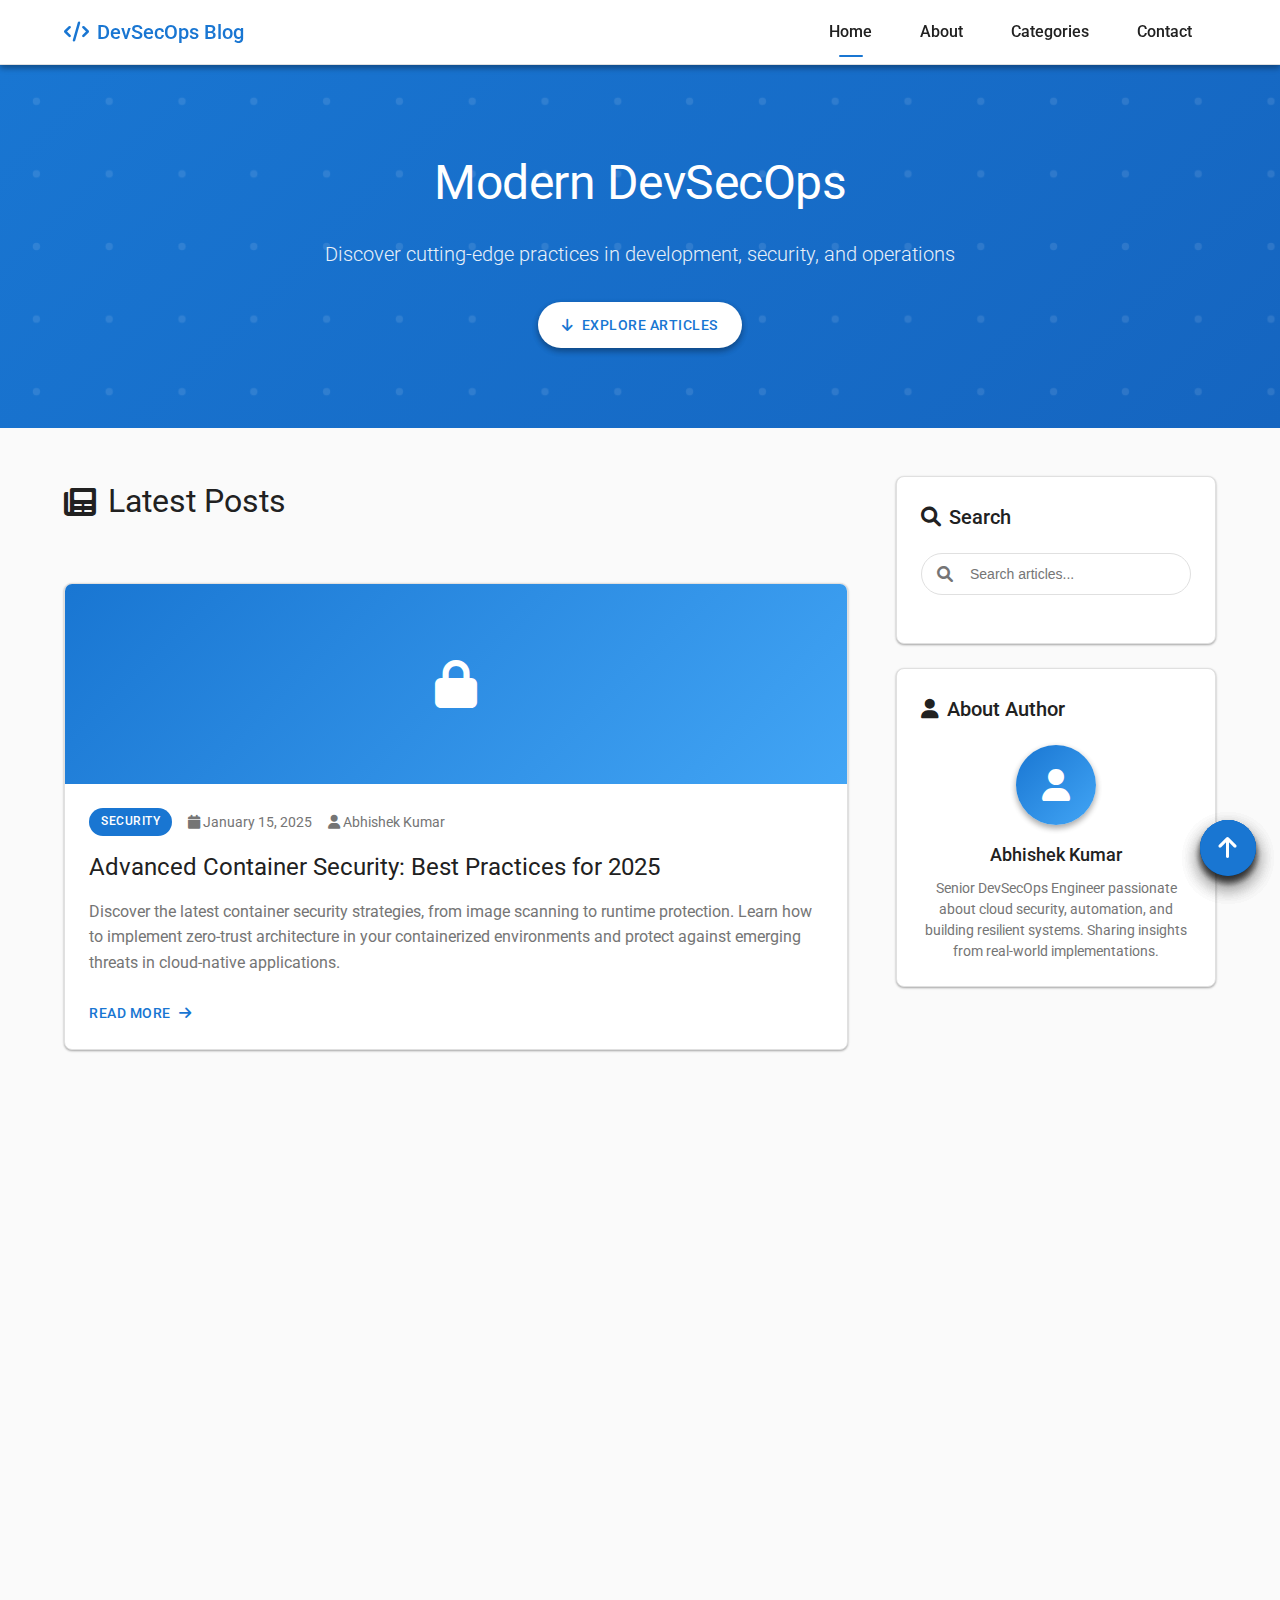
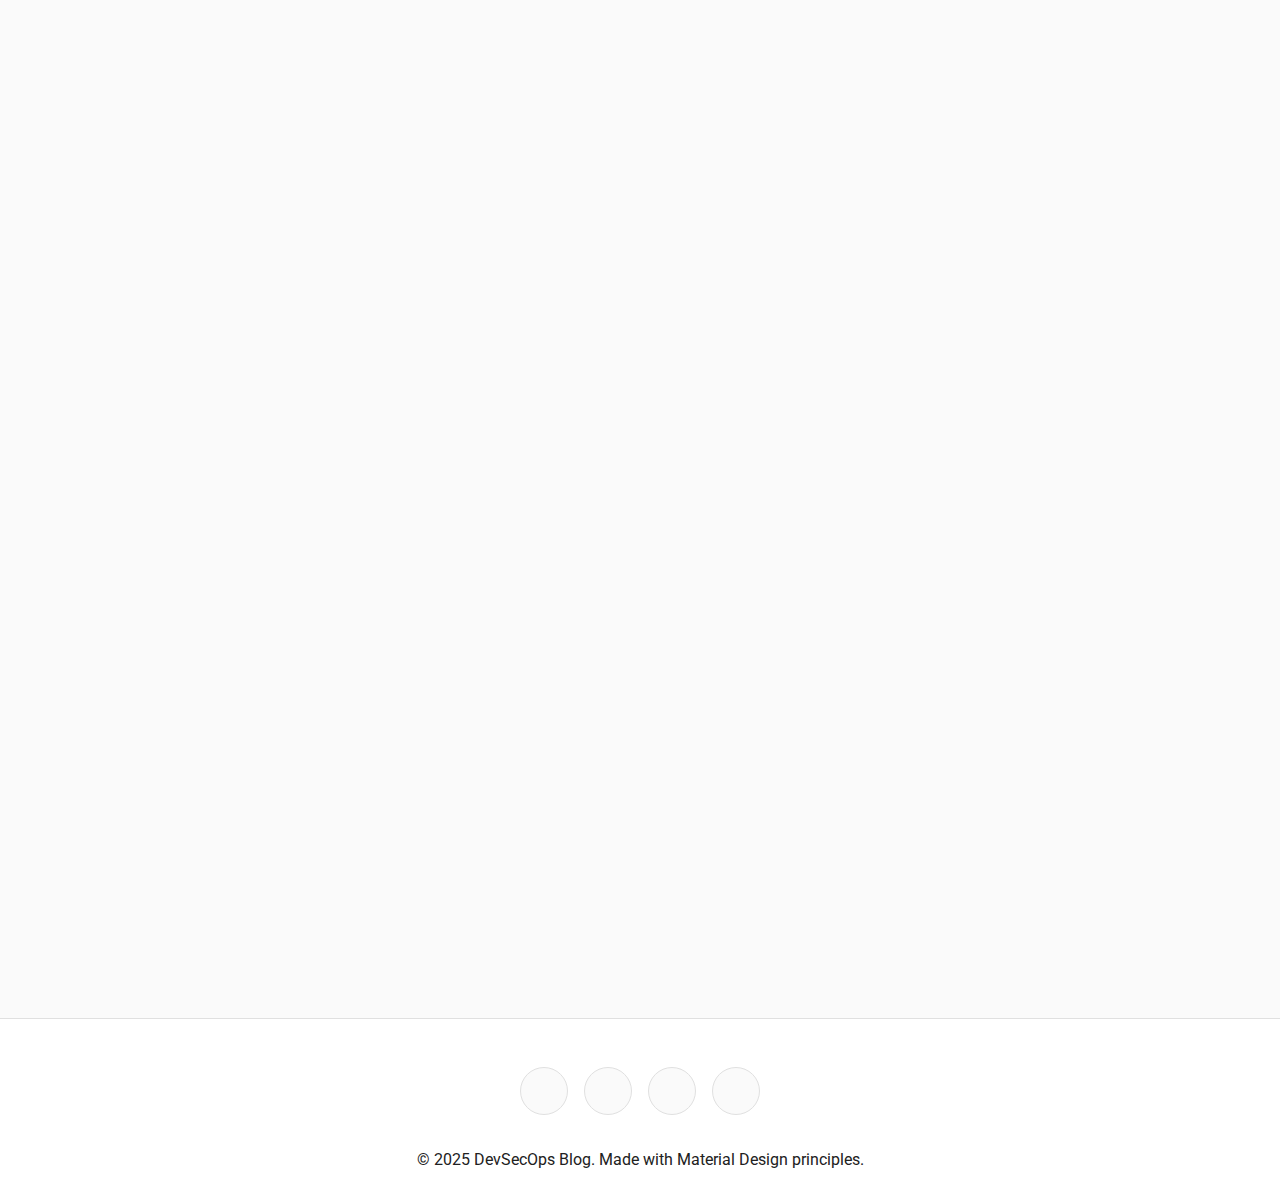
<file: day-0/blog.html>
<!DOCTYPE html>
<html lang="en">
<head>
    <meta charset="UTF-8">
    <meta name="viewport" content="width=device-width, initial-scale=1.0">
    <title>DevSecOps Blog - Professional Edition</title>
    <link href="https://fonts.googleapis.com/css2?family=Roboto:wght@300;400;500;700&family=Roboto+Slab:wght@400;700&display=swap" rel="stylesheet">
    <link href="https://cdnjs.cloudflare.com/ajax/libs/font-awesome/6.0.0/css/all.min.css" rel="stylesheet">
    <style>
        :root {
            /* Google Material Design Colors */
            --primary-color: #1976d2;
            --primary-dark: #1565c0;
            --primary-light: #42a5f5;
            --secondary-color: #dc004e;
            --accent-color: #00bcd4;
            --success-color: #4caf50;
            --warning-color: #ff9800;
            --error-color: #f44336;
            --surface-color: #ffffff;
            --background-color: #fafafa;
            --on-surface: #212121;
            --on-surface-variant: #757575;
            --outline: #e0e0e0;
            --shadow-1: 0 1px 3px rgba(0,0,0,0.12), 0 1px 2px rgba(0,0,0,0.24);
            --shadow-2: 0 3px 6px rgba(0,0,0,0.16), 0 3px 6px rgba(0,0,0,0.23);
            --shadow-3: 0 10px 20px rgba(0,0,0,0.19), 0 6px 6px rgba(0,0,0,0.23);
            --shadow-4: 0 14px 28px rgba(0,0,0,0.25), 0 10px 10px rgba(0,0,0,0.22);
            --shadow-5: 0 19px 38px rgba(0,0,0,0.30), 0 15px 12px rgba(0,0,0,0.22);
        }

        * {
            margin: 0;
            padding: 0;
            box-sizing: border-box;
        }

        body {
            font-family: 'Roboto', -apple-system, BlinkMacSystemFont, 'Segoe UI', sans-serif;
            line-height: 1.6;
            color: var(--on-surface);
            background: var(--background-color);
            margin: 0;
            padding: 0;
        }

        /* Material Design Header */
        .header {
            background: var(--surface-color);
            color: var(--on-surface);
            padding: 0;
            box-shadow: var(--shadow-2);
            position: sticky;
            top: 0;
            z-index: 1000;
            border-bottom: 1px solid var(--outline);
        }

        .nav-container {
            max-width: 1200px;
            margin: 0 auto;
            padding: 0 24px;
            display: flex;
            justify-content: space-between;
            align-items: center;
            height: 64px;
        }

        .logo {
            font-size: 20px;
            font-weight: 500;
            display: flex;
            align-items: center;
            gap: 8px;
            color: var(--primary-color);
        }

        .nav-menu {
            display: flex;
            list-style: none;
            gap: 0;
            margin: 0;
            padding: 0;
        }

        .nav-menu a {
            color: var(--on-surface);
            text-decoration: none;
            font-weight: 500;
            padding: 16px 24px;
            border-radius: 4px;
            transition: all 0.2s cubic-bezier(0.4, 0.0, 0.2, 1);
            position: relative;
        }

        .nav-menu a:hover {
            background: rgba(25, 118, 210, 0.08);
            color: var(--primary-color);
        }

        .nav-menu a.active::after {
            content: '';
            position: absolute;
            bottom: 0;
            left: 50%;
            transform: translateX(-50%);
            width: 24px;
            height: 2px;
            background: var(--primary-color);
            border-radius: 2px;
        }

        /* Mobile Menu */
        .mobile-menu-btn {
            display: none;
            background: none;
            border: none;
            font-size: 24px;
            color: var(--on-surface);
            cursor: pointer;
            padding: 8px;
        }

        /* Material Design Hero Section */
        .hero {
            background: linear-gradient(135deg, var(--primary-color) 0%, var(--primary-dark) 100%);
            color: white;
            padding: 80px 0;
            text-align: center;
            position: relative;
            overflow: hidden;
        }

        .hero::before {
            content: '';
            position: absolute;
            top: 0;
            left: 0;
            right: 0;
            bottom: 0;
            background: url('data:image/svg+xml,<svg xmlns="http://www.w3.org/2000/svg" viewBox="0 0 100 100"><defs><pattern id="dots" width="20" height="20" patternUnits="userSpaceOnUse"><circle cx="10" cy="10" r="1" fill="white" opacity="0.1"/></pattern></defs><rect width="100%" height="100%" fill="url(%23dots)"/></svg>');
            pointer-events: none;
        }

        .hero-content {
            max-width: 800px;
            margin: 0 auto;
            padding: 0 24px;
            position: relative;
            z-index: 1;
        }

        .hero h1 {
            font-size: 48px;
            font-weight: 400;
            margin-bottom: 16px;
            letter-spacing: -0.5px;
        }

        .hero p {
            font-size: 20px;
            margin-bottom: 32px;
            opacity: 0.9;
            font-weight: 300;
        }

        .cta-button {
            display: inline-flex;
            align-items: center;
            gap: 8px;
            background: var(--surface-color);
            color: var(--primary-color);
            padding: 12px 24px;
            border: none;
            border-radius: 24px;
            font-size: 14px;
            font-weight: 500;
            text-decoration: none;
            text-transform: uppercase;
            letter-spacing: 0.5px;
            transition: all 0.2s cubic-bezier(0.4, 0.0, 0.2, 1);
            box-shadow: var(--shadow-2);
        }

        .cta-button:hover {
            box-shadow: var(--shadow-3);
            transform: translateY(-2px);
        }

        /* Material Design Main Content */
        .main-content {
            max-width: 1200px;
            margin: 0 auto;
            padding: 48px 24px;
            display: grid;
            grid-template-columns: 1fr 320px;
            gap: 48px;
        }

        /* Blog Posts */
        .blog-posts {
            display: flex;
            flex-direction: column;
            gap: 24px;
        }

        .section-title {
            font-size: 32px;
            font-weight: 400;
            color: var(--on-surface);
            margin-bottom: 32px;
            display: flex;
            align-items: center;
            gap: 12px;
        }

        .post-card {
            background: var(--surface-color);
            border-radius: 8px;
            box-shadow: var(--shadow-1);
            overflow: hidden;
            transition: all 0.2s cubic-bezier(0.4, 0.0, 0.2, 1);
            border: 1px solid var(--outline);
        }

        .post-card:hover {
            box-shadow: var(--shadow-3);
            transform: translateY(-2px);
        }

        .post-image {
            width: 100%;
            height: 200px;
            background: linear-gradient(135deg, var(--primary-color), var(--primary-light));
            display: flex;
            align-items: center;
            justify-content: center;
            color: white;
            font-size: 48px;
            position: relative;
        }

        .post-content {
            padding: 24px;
        }

        .post-meta {
            display: flex;
            align-items: center;
            gap: 16px;
            margin-bottom: 16px;
            font-size: 14px;
            color: var(--on-surface-variant);
        }

        .post-category {
            background: var(--primary-color);
            color: white;
            padding: 4px 12px;
            border-radius: 16px;
            font-size: 12px;
            font-weight: 500;
            text-transform: uppercase;
            letter-spacing: 0.5px;
        }

        .post-title {
            font-size: 24px;
            font-weight: 400;
            margin-bottom: 16px;
            color: var(--on-surface);
            line-height: 1.3;
        }

        .post-excerpt {
            color: var(--on-surface-variant);
            margin-bottom: 24px;
            line-height: 1.6;
            font-size: 16px;
        }

        .read-more {
            display: inline-flex;
            align-items: center;
            gap: 8px;
            color: var(--primary-color);
            text-decoration: none;
            font-weight: 500;
            font-size: 14px;
            text-transform: uppercase;
            letter-spacing: 0.5px;
            transition: all 0.2s cubic-bezier(0.4, 0.0, 0.2, 1);
        }

        .read-more:hover {
            color: var(--primary-dark);
        }

        /* Material Design Sidebar */
        .sidebar {
            display: flex;
            flex-direction: column;
            gap: 24px;
        }

        .widget {
            background: var(--surface-color);
            border-radius: 8px;
            padding: 24px;
            box-shadow: var(--shadow-1);
            border: 1px solid var(--outline);
        }

        .widget-title {
            font-size: 20px;
            font-weight: 500;
            margin-bottom: 20px;
            color: var(--on-surface);
            display: flex;
            align-items: center;
            gap: 8px;
        }

        .author-info {
            text-align: center;
        }

        .author-avatar {
            width: 80px;
            height: 80px;
            border-radius: 50%;
            background: linear-gradient(135deg, var(--primary-color), var(--primary-light));
            display: flex;
            align-items: center;
            justify-content: center;
            color: white;
            font-size: 32px;
            margin: 0 auto 16px;
            box-shadow: var(--shadow-2);
        }

        .author-name {
            font-size: 18px;
            font-weight: 500;
            margin-bottom: 8px;
            color: var(--on-surface);
        }

        .author-bio {
            color: var(--on-surface-variant);
            font-size: 14px;
            line-height: 1.5;
        }

        .categories-list {
            list-style: none;
            margin: 0;
            padding: 0;
        }

        .categories-list li {
            padding: 12px 0;
            border-bottom: 1px solid var(--outline);
            display: flex;
            justify-content: space-between;
            align-items: center;
        }

        .categories-list li:last-child {
            border-bottom: none;
        }

        .categories-list a {
            color: var(--on-surface);
            text-decoration: none;
            font-weight: 400;
            transition: color 0.2s cubic-bezier(0.4, 0.0, 0.2, 1);
        }

        .categories-list a:hover {
            color: var(--primary-color);
        }

        .post-count {
            background: var(--background-color);
            color: var(--on-surface-variant);
            padding: 4px 8px;
            border-radius: 12px;
            font-size: 12px;
            font-weight: 500;
        }

        .tags {
            display: flex;
            flex-wrap: wrap;
            gap: 8px;
        }

        .tag {
            background: var(--background-color);
            color: var(--on-surface);
            padding: 8px 16px;
            border-radius: 16px;
            text-decoration: none;
            font-size: 14px;
            transition: all 0.2s cubic-bezier(0.4, 0.0, 0.2, 1);
            border: 1px solid var(--outline);
        }

        .tag:hover {
            background: var(--primary-color);
            color: white;
            border-color: var(--primary-color);
        }

        /* Material Design Footer */
        .footer {
            background: var(--surface-color);
            color: var(--on-surface);
            padding: 48px 0 24px;
            margin-top: 48px;
            border-top: 1px solid var(--outline);
        }

        .footer-content {
            max-width: 1200px;
            margin: 0 auto;
            padding: 0 24px;
            text-align: center;
        }

        .social-links {
            display: flex;
            justify-content: center;
            gap: 16px;
            margin-bottom: 32px;
        }

        .social-link {
            display: flex;
            align-items: center;
            justify-content: center;
            width: 48px;
            height: 48px;
            background: var(--background-color);
            color: var(--on-surface-variant);
            border-radius: 50%;
            text-decoration: none;
            transition: all 0.2s cubic-bezier(0.4, 0.0, 0.2, 1);
            border: 1px solid var(--outline);
        }

        .social-link:hover {
            background: var(--primary-color);
            color: white;
            border-color: var(--primary-color);
            transform: translateY(-2px);
            box-shadow: var(--shadow-2);
        }

        /* Responsive Design */
        @media (max-width: 960px) {
            .main-content {
                grid-template-columns: 1fr;
                gap: 32px;
                padding: 32px 16px;
            }

            .nav-menu {
                display: none;
            }

            .mobile-menu-btn {
                display: block;
            }

            .hero h1 {
                font-size: 36px;
            }

            .hero p {
                font-size: 18px;
            }

            .hero-content {
                padding: 0 16px;
            }

            .nav-container {
                padding: 0 16px;
            }
        }

        @media (max-width: 600px) {
            .hero {
                padding: 48px 0;
            }

            .hero h1 {
                font-size: 28px;
            }

            .hero p {
                font-size: 16px;
            }

            .section-title {
                font-size: 24px;
            }

            .post-title {
                font-size: 20px;
            }

            .post-content {
                padding: 16px;
            }

            .widget {
                padding: 16px;
            }

            .main-content {
                padding: 24px 16px;
            }
        }

        /* Material Design Animations */
        @keyframes fadeInUp {
            from {
                opacity: 0;
                transform: translateY(24px);
            }
            to {
                opacity: 1;
                transform: translateY(0);
            }
        }

        .post-card {
            animation: fadeInUp 0.3s cubic-bezier(0.4, 0.0, 0.2, 1) forwards;
        }

        .post-card:nth-child(2) { animation-delay: 0.1s; }
        .post-card:nth-child(3) { animation-delay: 0.2s; }
        .post-card:nth-child(4) { animation-delay: 0.3s; }
        .post-card:nth-child(5) { animation-delay: 0.4s; }

        /* Floating Action Button */
        .fab {
            position: fixed;
            bottom: 24px;
            right: 24px;
            width: 56px;
            height: 56px;
            background: var(--primary-color);
            color: white;
            border: none;
            border-radius: 50%;
            font-size: 24px;
            cursor: pointer;
            box-shadow: var(--shadow-3);
            transition: all 0.2s cubic-bezier(0.4, 0.0, 0.2, 1);
            z-index: 1000;
        }

        .fab:hover {
            background: var(--primary-dark);
            box-shadow: var(--shadow-4);
            transform: scale(1.1);
        }

        /* Search Bar */
        .search-container {
            position: relative;
            margin-bottom: 24px;
        }

        .search-input {
            width: 100%;
            padding: 12px 16px 12px 48px;
            border: 1px solid var(--outline);
            border-radius: 24px;
            background: var(--surface-color);
            font-size: 14px;
            transition: all 0.2s cubic-bezier(0.4, 0.0, 0.2, 1);
        }

        .search-input:focus {
            outline: none;
            border-color: var(--primary-color);
            box-shadow: 0 0 0 2px rgba(25, 118, 210, 0.2);
        }

        .search-icon {
            position: absolute;
            left: 16px;
            top: 50%;
            transform: translateY(-50%);
            color: var(--on-surface-variant);
        }
    </style>
</head>
<body>
    <header class="header">
        <div class="nav-container">
            <div class="logo">
                <i class="fas fa-code"></i>
                DevSecOps Blog
            </div>
            <nav>
                <ul class="nav-menu">
                    <li><a href="#home" class="active">Home</a></li>
                    <li><a href="#about">About</a></li>
                    <li><a href="#categories">Categories</a></li>
                    <li><a href="#contact">Contact</a></li>
                </ul>
            </nav>
            <button class="mobile-menu-btn">
                <i class="fas fa-bars"></i>
            </button>
        </div>
    </header>

    <section class="hero">
        <div class="hero-content">
            <h1>Modern DevSecOps</h1>
            <p>Discover cutting-edge practices in development, security, and operations</p>
            <a href="#posts" class="cta-button">
                <i class="fas fa-arrow-down"></i>
                Explore Articles
            </a>
        </div>
    </section>

    <!-- Main Content -->
    <main class="main-content">
        <!-- Blog Posts -->
        <section class="blog-posts" id="posts">
            <h2 class="section-title">
                <i class="fas fa-newspaper"></i>
                Latest Posts
            </h2>

            <!-- Post 1 -->
            <article class="post-card">
                <div class="post-image">
                    <i class="fas fa-lock"></i>
                </div>
                <div class="post-content">
                    <div class="post-meta">
                        <span class="post-category">Security</span>
                        <span><i class="fas fa-calendar"></i> January 15, 2025</span>
                        <span><i class="fas fa-user"></i> Abhishek Kumar</span>
                    </div>
                    <h3 class="post-title">Advanced Container Security: Best Practices for 2025</h3>
                    <p class="post-excerpt">
                        Discover the latest container security strategies, from image scanning to runtime protection. 
                        Learn how to implement zero-trust architecture in your containerized environments and protect 
                        against emerging threats in cloud-native applications.
                    </p>
                    <a href="#" class="read-more">
                        Read More <i class="fas fa-arrow-right"></i>
                    </a>
                </div>
            </article>

            <!-- Post 2 -->
            <article class="post-card">
                <div class="post-image">
                    <i class="fas fa-code-branch"></i>
                </div>
                <div class="post-content">
                    <div class="post-meta">
                        <span class="post-category">DevOps</span>
                        <span><i class="fas fa-calendar"></i> January 12, 2025</span>
                        <span><i class="fas fa-user"></i> Abhishek Kumar</span>
                    </div>
                    <h3 class="post-title">CI/CD Pipeline Optimization: From Hours to Minutes</h3>
                    <p class="post-excerpt">
                        Transform your deployment pipeline with advanced optimization techniques. Learn about parallel 
                        processing, intelligent caching, and automated testing strategies that can reduce your build 
                        times by up to 80% while maintaining quality and security.
                    </p>
                    <a href="#" class="read-more">
                        Read More <i class="fas fa-arrow-right"></i>
                    </a>
                </div>
            </article>

            <!-- Post 3 -->
            <article class="post-card">
                <div class="post-image">
                    <i class="fas fa-cloud"></i>
                </div>
                <div class="post-content">
                    <div class="post-meta">
                        <span class="post-category">Cloud</span>
                        <span><i class="fas fa-calendar"></i> January 10, 2025</span>
                        <span><i class="fas fa-user"></i> Abhishek Kumar</span>
                    </div>
                    <h3 class="post-title">Kubernetes Security Hardening: A Complete Guide</h3>
                    <p class="post-excerpt">
                        Master Kubernetes security with comprehensive hardening techniques. From RBAC configuration 
                        to network policies, pod security standards, and admission controllers - everything you need 
                        to secure your K8s clusters in production environments.
                    </p>
                    <a href="#" class="read-more">
                        Read More <i class="fas fa-arrow-right"></i>
                    </a>
                </div>
            </article>

            <!-- Post 4 -->
            <article class="post-card">
                <div class="post-image">
                    <i class="fas fa-robot"></i>
                </div>
                <div class="post-content">
                    <div class="post-meta">
                        <span class="post-category">Automation</span>
                        <span><i class="fas fa-calendar"></i> January 8, 2025</span>
                        <span><i class="fas fa-user"></i> Abhishek Kumar</span>
                    </div>
                    <h3 class="post-title">Infrastructure as Code: Terraform vs. Pulumi in 2025</h3>
                    <p class="post-excerpt">
                        Compare the leading IaC tools and discover which one fits your team's needs. Explore advanced 
                        features, performance benchmarks, and real-world use cases to make an informed decision for 
                        your infrastructure automation strategy.
                    </p>
                    <a href="#" class="read-more">
                        Read More <i class="fas fa-arrow-right"></i>
                    </a>
                </div>
            </article>
        </section>

        <aside class="sidebar">
            <!-- Search Widget -->
            <div class="widget">
                <h3 class="widget-title">
                    <i class="fas fa-search"></i>
                    Search
                </h3>
                <div class="search-container">
                    <i class="fas fa-search search-icon"></i>
                    <input type="text" class="search-input" placeholder="Search articles...">
                </div>
            </div>

            <!-- Author Widget -->
            <div class="widget">
                <h3 class="widget-title">
                    <i class="fas fa-user"></i>
                    About Author
                </h3>
                <div class="author-info">
                    <div class="author-avatar">
                        <i class="fas fa-user"></i>
                    </div>
                    <div class="author-name">Abhishek Kumar</div>
                    <p class="author-bio">
                        Senior DevSecOps Engineer passionate about cloud security, 
                        automation, and building resilient systems. Sharing insights 
                        from real-world implementations.
                    </p>
                </div>
            </div>

            <!-- Categories Widget -->
            <div class="widget">
                <h3 class="widget-title">
                    <i class="fas fa-folder-open"></i>
                    Categories
                </h3>
                <ul class="categories-list">
                    <li>
                        <a href="#">Security</a>
                        <span class="post-count">12</span>
                    </li>
                    <li>
                        <a href="#">DevOps</a>
                        <span class="post-count">8</span>
                    </li>
                    <li>
                        <a href="#">Cloud</a>
                        <span class="post-count">15</span>
                    </li>
                    <li>
                        <a href="#">Automation</a>
                        <span class="post-count">6</span>
                    </li>
                    <li>
                        <a href="#">Monitoring</a>
                        <span class="post-count">4</span>
                    </li>
                </ul>
            </div>

            <!-- Tags Widget -->
            <div class="widget">
                <h3 class="widget-title">
                    <i class="fas fa-tags"></i>
                    Popular Tags
                </h3>
                <div class="tags">
                    <a href="#" class="tag">Docker</a>
                    <a href="#" class="tag">Kubernetes</a>
                    <a href="#" class="tag">AWS</a>
                    <a href="#" class="tag">Terraform</a>
                    <a href="#" class="tag">Jenkins</a>
                    <a href="#" class="tag">Security</a>
                    <a href="#" class="tag">Monitoring</a>
                    <a href="#" class="tag">CI/CD</a>
                </div>
            </div>
        </aside>
    </main>

    <footer class="footer">
        <div class="footer-content">
            <div class="social-links">
                <a href="#" class="social-link" title="GitHub">
                    <i class="fab fa-github"></i>
                </a>
                <a href="#" class="social-link" title="LinkedIn">
                    <i class="fab fa-linkedin"></i>
                </a>
                <a href="#" class="social-link" title="Twitter">
                    <i class="fab fa-twitter"></i>
                </a>
                <a href="#" class="social-link" title="Medium">
                    <i class="fab fa-medium"></i>
                </a>
            </div>
            <p>&copy; 2025 DevSecOps Blog. Made with Material Design principles.</p>
        </div>
    </footer>

    <!-- Floating Action Button -->
    <button class="fab" onclick="scrollToTop()" title="Back to top">
        <i class="fas fa-arrow-up"></i>
    </button>

    <script>
        // Material Design smooth scrolling
        document.querySelectorAll('a[href^="#"]').forEach(anchor => {
            anchor.addEventListener('click', function (e) {
                e.preventDefault();
                const target = document.querySelector(this.getAttribute('href'));
                if (target) {
                    target.scrollIntoView({
                        behavior: 'smooth',
                        block: 'start'
                    });
                }
            });
        });

        // Header scroll effect
        let lastScrollTop = 0;
        const header = document.querySelector('.header');
        
        window.addEventListener('scroll', () => {
            const scrollTop = window.pageYOffset || document.documentElement.scrollTop;
            
            if (scrollTop > 100) {
                header.style.boxShadow = 'var(--shadow-3)';
            } else {
                header.style.boxShadow = 'var(--shadow-2)';
            }
            
            lastScrollTop = scrollTop;
        });

        // Intersection Observer for animations
        const observerOptions = {
            threshold: 0.1,
            rootMargin: '0px 0px -50px 0px'
        };

        const observer = new IntersectionObserver((entries) => {
            entries.forEach(entry => {
                if (entry.isIntersecting) {
                    entry.target.style.opacity = '1';
                    entry.target.style.transform = 'translateY(0)';
                }
            });
        }, observerOptions);

        // Observe elements for animation
        document.querySelectorAll('.post-card, .widget').forEach(el => {
            el.style.opacity = '0';
            el.style.transform = 'translateY(24px)';
            el.style.transition = 'all 0.3s cubic-bezier(0.4, 0.0, 0.2, 1)';
            observer.observe(el);
        });

        // Search functionality
        const searchInput = document.querySelector('.search-input');
        if (searchInput) {
            searchInput.addEventListener('input', (e) => {
                const searchTerm = e.target.value.toLowerCase();
                const posts = document.querySelectorAll('.post-card');
                
                posts.forEach(post => {
                    const title = post.querySelector('.post-title').textContent.toLowerCase();
                    const excerpt = post.querySelector('.post-excerpt').textContent.toLowerCase();
                    
                    if (title.includes(searchTerm) || excerpt.includes(searchTerm)) {
                        post.style.display = 'block';
                    } else {
                        post.style.display = searchTerm ? 'none' : 'block';
                    }
                });
            });
        }

        // Floating Action Button
        function scrollToTop() {
            window.scrollTo({
                top: 0,
                behavior: 'smooth'
            });
        }

        // Show/hide FAB based on scroll position
        window.addEventListener('scroll', () => {
            const fab = document.querySelector('.fab');
            if (window.scrollY > 300) {
                fab.style.opacity = '1';
                fab.style.transform = 'scale(1)';
            } else {
                fab.style.opacity = '0';
                fab.style.transform = 'scale(0.8)';
            }
        });

        // Mobile menu toggle
        const mobileMenuBtn = document.querySelector('.mobile-menu-btn');
        const navMenu = document.querySelector('.nav-menu');

        if (mobileMenuBtn) {
            mobileMenuBtn.addEventListener('click', () => {
                navMenu.classList.toggle('active');
            });
        }

        // Ripple effect for buttons
        function createRipple(event) {
            const button = event.currentTarget;
            const circle = document.createElement('span');
            const diameter = Math.max(button.clientWidth, button.clientHeight);
            const radius = diameter / 2;

            circle.style.width = circle.style.height = `${diameter}px`;
            circle.style.left = `${event.clientX - button.offsetLeft - radius}px`;
            circle.style.top = `${event.clientY - button.offsetTop - radius}px`;
            circle.classList.add('ripple');

            const ripple = button.getElementsByClassName('ripple')[0];
            if (ripple) {
                ripple.remove();
            }

            button.appendChild(circle);
        }

        // Add ripple effect to buttons
        document.querySelectorAll('.cta-button, .read-more, .fab').forEach(button => {
            button.addEventListener('click', createRipple);
        });

        // Add ripple CSS
        const rippleStyle = document.createElement('style');
        rippleStyle.textContent = `
            .ripple {
                position: absolute;
                border-radius: 50%;
                transform: scale(0);
                animation: ripple 600ms linear;
                background-color: rgba(255, 255, 255, 0.6);
            }
            
            @keyframes ripple {
                to {
                    transform: scale(4);
                    opacity: 0;
                }
            }
        `;
        document.head.appendChild(rippleStyle);

        // Initialize FAB visibility
        document.querySelector('.fab').style.opacity = '0';
        document.querySelector('.fab').style.transform = 'scale(0.8)';
        document.querySelector('.fab').style.transition = 'all 0.2s cubic-bezier(0.4, 0.0, 0.2, 1)';
    </script>
</body>
</html>
</file>
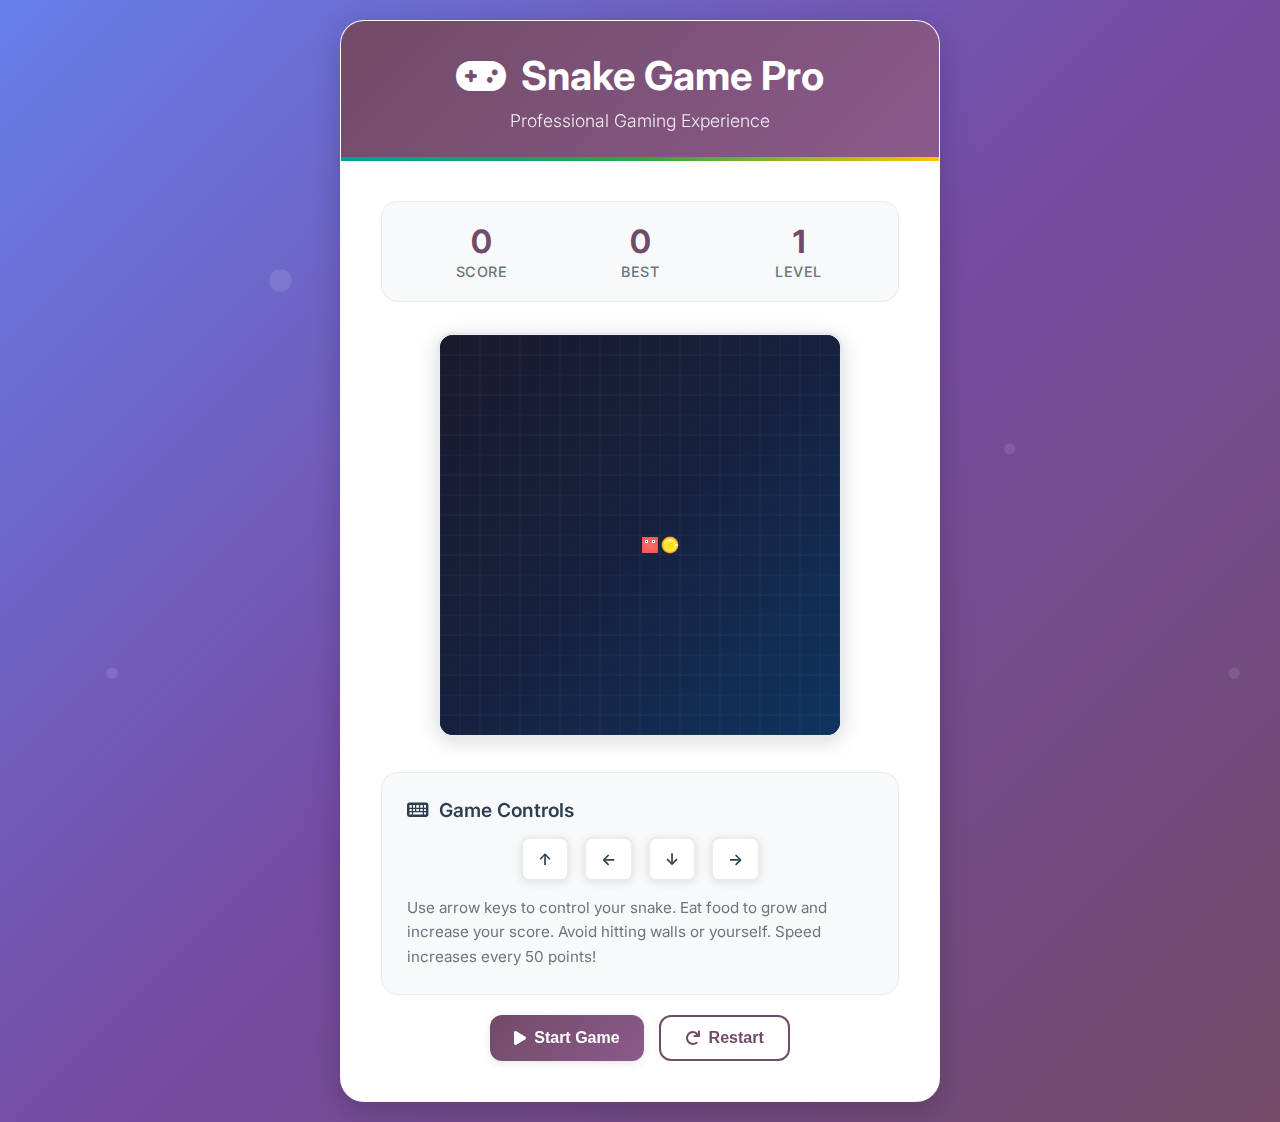
<file: day-0/snake-game.html>
<!DOCTYPE html>
<html lang="en">
<head>
    <meta charset="UTF-8">
    <meta name="viewport" content="width=device-width, initial-scale=1.0">
    <title>Snake Game - Professional Edition</title>
    <link href="https://fonts.googleapis.com/css2?family=Inter:wght@300;400;500;600;700&display=swap" rel="stylesheet">
    <link href="https://cdnjs.cloudflare.com/ajax/libs/font-awesome/6.0.0/css/all.min.css" rel="stylesheet">
    <style>
        :root {
            --primary-color: #714B67;
            --secondary-color: #8B5A8C;
            --accent-color: #00A09D;
            --success-color: #28a745;
            --warning-color: #ffc107;
            --danger-color: #dc3545;
            --light-bg: #f8f9fa;
            --dark-bg: #2c3e50;
            --text-primary: #2c3e50;
            --text-secondary: #6c757d;
            --border-color: #e9ecef;
            --shadow-light: 0 2px 10px rgba(0,0,0,0.1);
            --shadow-medium: 0 4px 20px rgba(0,0,0,0.15);
            --shadow-heavy: 0 8px 30px rgba(0,0,0,0.2);
        }

        * {
            margin: 0;
            padding: 0;
            box-sizing: border-box;
        }

        body {
            font-family: 'Inter', -apple-system, BlinkMacSystemFont, 'Segoe UI', Roboto, sans-serif;
            background: linear-gradient(135deg, #667eea 0%, #764ba2 50%, #714B67 100%);
            min-height: 100vh;
            display: flex;
            align-items: center;
            justify-content: center;
            padding: 20px;
            position: relative;
            overflow: hidden;
        }

        body::before {
            content: '';
            position: absolute;
            top: 0;
            left: 0;
            right: 0;
            bottom: 0;
            background: url('data:image/svg+xml,<svg xmlns="http://www.w3.org/2000/svg" viewBox="0 0 100 100"><defs><pattern id="grain" width="100" height="100" patternUnits="userSpaceOnUse"><circle cx="25" cy="25" r="1" fill="white" opacity="0.1"/><circle cx="75" cy="75" r="1" fill="white" opacity="0.1"/><circle cx="50" cy="10" r="0.5" fill="white" opacity="0.1"/><circle cx="10" cy="60" r="0.5" fill="white" opacity="0.1"/><circle cx="90" cy="40" r="0.5" fill="white" opacity="0.1"/></pattern></defs><rect width="100" height="100" fill="url(%23grain)"/></svg>');
            pointer-events: none;
        }

        .main-container {
            background: rgba(255, 255, 255, 0.95);
            backdrop-filter: blur(20px);
            border-radius: 24px;
            box-shadow: var(--shadow-heavy);
            border: 1px solid rgba(255, 255, 255, 0.2);
            overflow: hidden;
            max-width: 600px;
            width: 100%;
            position: relative;
        }

        .header {
            background: linear-gradient(135deg, var(--primary-color), var(--secondary-color));
            color: white;
            padding: 30px;
            text-align: center;
            position: relative;
        }

        .header::after {
            content: '';
            position: absolute;
            bottom: 0;
            left: 0;
            right: 0;
            height: 4px;
            background: linear-gradient(90deg, var(--accent-color), var(--success-color), var(--warning-color));
        }

        .header h1 {
            font-size: 2.5rem;
            font-weight: 700;
            margin-bottom: 10px;
            display: flex;
            align-items: center;
            justify-content: center;
            gap: 15px;
        }

        .header p {
            font-size: 1.1rem;
            opacity: 0.9;
            font-weight: 300;
        }

        .game-content {
            padding: 40px;
            background: white;
        }

        .stats-bar {
            display: flex;
            justify-content: space-between;
            align-items: center;
            margin-bottom: 30px;
            padding: 20px;
            background: var(--light-bg);
            border-radius: 16px;
            border: 1px solid var(--border-color);
        }

        .stat-item {
            text-align: center;
            flex: 1;
        }

        .stat-value {
            font-size: 2rem;
            font-weight: 700;
            color: var(--primary-color);
            display: block;
        }

        .stat-label {
            font-size: 0.9rem;
            color: var(--text-secondary);
            font-weight: 500;
            text-transform: uppercase;
            letter-spacing: 0.5px;
        }

        .game-area {
            text-align: center;
            margin-bottom: 30px;
        }

        #gameCanvas {
            border: 3px solid var(--border-color);
            border-radius: 16px;
            background: #1a1a1a;
            box-shadow: var(--shadow-medium);
            transition: all 0.3s ease;
        }

        #gameCanvas:hover {
            box-shadow: var(--shadow-heavy);
            transform: translateY(-2px);
        }

        .controls-section {
            background: var(--light-bg);
            padding: 25px;
            border-radius: 16px;
            border: 1px solid var(--border-color);
            margin-bottom: 20px;
        }

        .controls-title {
            font-size: 1.2rem;
            font-weight: 600;
            color: var(--text-primary);
            margin-bottom: 15px;
            display: flex;
            align-items: center;
            gap: 10px;
        }

        .control-keys {
            display: flex;
            justify-content: center;
            gap: 15px;
            margin-bottom: 15px;
        }

        .key {
            background: white;
            border: 2px solid var(--border-color);
            border-radius: 8px;
            padding: 10px 15px;
            font-weight: 600;
            color: var(--text-primary);
            box-shadow: var(--shadow-light);
            transition: all 0.2s ease;
        }

        .key:hover {
            background: var(--primary-color);
            color: white;
            transform: translateY(-2px);
        }

        .game-instructions {
            font-size: 0.95rem;
            color: var(--text-secondary);
            line-height: 1.6;
        }

        .action-buttons {
            display: flex;
            gap: 15px;
            justify-content: center;
        }

        .btn {
            padding: 12px 24px;
            border: none;
            border-radius: 12px;
            font-weight: 600;
            font-size: 1rem;
            cursor: pointer;
            transition: all 0.3s ease;
            display: flex;
            align-items: center;
            gap: 8px;
            text-decoration: none;
        }

        .btn-primary {
            background: linear-gradient(135deg, var(--primary-color), var(--secondary-color));
            color: white;
            box-shadow: var(--shadow-light);
        }

        .btn-primary:hover {
            transform: translateY(-2px);
            box-shadow: var(--shadow-medium);
        }

        .btn-secondary {
            background: white;
            color: var(--primary-color);
            border: 2px solid var(--primary-color);
        }

        .btn-secondary:hover {
            background: var(--primary-color);
            color: white;
        }

        .game-over-modal {
            position: fixed;
            top: 0;
            left: 0;
            right: 0;
            bottom: 0;
            background: rgba(0, 0, 0, 0.8);
            backdrop-filter: blur(10px);
            display: none;
            align-items: center;
            justify-content: center;
            z-index: 1000;
            animation: fadeIn 0.3s ease;
        }

        .modal-content {
            background: white;
            padding: 40px;
            border-radius: 24px;
            text-align: center;
            max-width: 400px;
            width: 90%;
            box-shadow: var(--shadow-heavy);
            animation: slideUp 0.3s ease;
        }

        .modal-icon {
            font-size: 4rem;
            color: var(--danger-color);
            margin-bottom: 20px;
        }

        .modal-title {
            font-size: 2rem;
            font-weight: 700;
            color: var(--text-primary);
            margin-bottom: 10px;
        }

        .modal-score {
            font-size: 1.5rem;
            color: var(--primary-color);
            font-weight: 600;
            margin-bottom: 30px;
        }

        @keyframes fadeIn {
            from { opacity: 0; }
            to { opacity: 1; }
        }

        @keyframes slideUp {
            from { transform: translateY(30px); opacity: 0; }
            to { transform: translateY(0); opacity: 1; }
        }

        @keyframes pulse {
            0%, 100% { transform: scale(1); }
            50% { transform: scale(1.05); }
        }

        .pulse {
            animation: pulse 2s infinite;
        }

        .status-indicator {
            position: absolute;
            top: 20px;
            right: 20px;
            width: 12px;
            height: 12px;
            background: var(--success-color);
            border-radius: 50%;
            animation: pulse 2s infinite;
        }

        @media (max-width: 768px) {
            .main-container {
                margin: 10px;
            }
            
            .game-content {
                padding: 20px;
            }
            
            .header h1 {
                font-size: 2rem;
            }
            
            #gameCanvas {
                width: 100%;
                max-width: 350px;
                height: auto;
            }
        }
    </style>
</head>
<body>
    <div class="main-container">
        <div class="status-indicator"></div>
        
        <div class="header">
            <h1>
                <i class="fas fa-gamepad"></i>
                Snake Game Pro
            </h1>
            <p>Professional Gaming Experience</p>
        </div>

        <div class="game-content">
            <div class="stats-bar">
                <div class="stat-item">
                    <span class="stat-value" id="score">0</span>
                    <span class="stat-label">Score</span>
                </div>
                <div class="stat-item">
                    <span class="stat-value" id="highScore">0</span>
                    <span class="stat-label">Best</span>
                </div>
                <div class="stat-item">
                    <span class="stat-value" id="level">1</span>
                    <span class="stat-label">Level</span>
                </div>
            </div>

            <div class="game-area">
                <canvas id="gameCanvas" width="400" height="400"></canvas>
            </div>

            <div class="controls-section">
                <div class="controls-title">
                    <i class="fas fa-keyboard"></i>
                    Game Controls
                </div>
                <div class="control-keys">
                    <div class="key">↑</div>
                    <div class="key">←</div>
                    <div class="key">↓</div>
                    <div class="key">→</div>
                </div>
                <div class="game-instructions">
                    Use arrow keys to control your snake. Eat food to grow and increase your score. 
                    Avoid hitting walls or yourself. Speed increases every 50 points!
                </div>
            </div>

            <div class="action-buttons">
                <button class="btn btn-primary" onclick="startGame()" id="startBtn">
                    <i class="fas fa-play"></i>
                    Start Game
                </button>
                <button class="btn btn-secondary" onclick="pauseGame()" id="pauseBtn" style="display: none;">
                    <i class="fas fa-pause"></i>
                    Pause
                </button>
                <button class="btn btn-secondary" onclick="restartGame()" id="restartBtn">
                    <i class="fas fa-redo"></i>
                    Restart
                </button>
            </div>
        </div>
    </div>

    <div class="game-over-modal" id="gameOverModal">
        <div class="modal-content">
            <div class="modal-icon">
                <i class="fas fa-skull-crossbones"></i>
            </div>
            <h2 class="modal-title">Game Over!</h2>
            <div class="modal-score">
                Final Score: <span id="finalScore">0</span>
            </div>
            <div class="action-buttons">
                <button class="btn btn-primary" onclick="restartGame()">
                    <i class="fas fa-play"></i>
                    Play Again
                </button>
            </div>
        </div>
    </div>

    <script>
        const canvas = document.getElementById('gameCanvas');
        const ctx = canvas.getContext('2d');
        const scoreElement = document.getElementById('score');
        const highScoreElement = document.getElementById('highScore');
        const levelElement = document.getElementById('level');
        const gameOverModal = document.getElementById('gameOverModal');
        const finalScoreElement = document.getElementById('finalScore');
        const startBtn = document.getElementById('startBtn');
        const pauseBtn = document.getElementById('pauseBtn');
        const restartBtn = document.getElementById('restartBtn');

        // Game variables
        const gridSize = 20;
        const tileCount = canvas.width / gridSize;

        let snake = [{x: 10, y: 10}];
        let food = {};
        let dx = 0;
        let dy = 0;
        let score = 0;
        let highScore = localStorage.getItem('snakeHighScore') || 0;
        let level = 1;
        let gameRunning = false;
        let gamePaused = false;
        let gameSpeed = 200;
        let gameLoop;

        // Initialize high score display
        highScoreElement.textContent = highScore;

        // Enhanced food generation with animation
        function randomFood() {
            do {
                food = {
                    x: Math.floor(Math.random() * tileCount),
                    y: Math.floor(Math.random() * tileCount),
                    pulse: 0
                };
            } while (snake.some(part => part.x === food.x && part.y === food.y));
        }

        // Enhanced drawing with gradients and effects
        function drawGame() {
            // Clear canvas with gradient background
            const gradient = ctx.createLinearGradient(0, 0, canvas.width, canvas.height);
            gradient.addColorStop(0, '#1a1a2e');
            gradient.addColorStop(0.5, '#16213e');
            gradient.addColorStop(1, '#0f3460');
            ctx.fillStyle = gradient;
            ctx.fillRect(0, 0, canvas.width, canvas.height);

            // Draw grid pattern
            ctx.strokeStyle = 'rgba(255, 255, 255, 0.05)';
            ctx.lineWidth = 1;
            for (let i = 0; i <= tileCount; i++) {
                ctx.beginPath();
                ctx.moveTo(i * gridSize, 0);
                ctx.lineTo(i * gridSize, canvas.height);
                ctx.stroke();
                
                ctx.beginPath();
                ctx.moveTo(0, i * gridSize);
                ctx.lineTo(canvas.width, i * gridSize);
                ctx.stroke();
            }

            // Draw snake with gradient and glow effect
            snake.forEach((part, index) => {
                const x = part.x * gridSize;
                const y = part.y * gridSize;
                
                if (index === 0) {
                    // Snake head with special styling
                    const headGradient = ctx.createRadialGradient(
                        x + gridSize/2, y + gridSize/2, 0,
                        x + gridSize/2, y + gridSize/2, gridSize/2
                    );
                    headGradient.addColorStop(0, '#ff6b6b');
                    headGradient.addColorStop(1, '#ee5a52');
                    
                    ctx.fillStyle = headGradient;
                    ctx.fillRect(x + 2, y + 2, gridSize - 4, gridSize - 4);
                    
                    // Add eyes
                    ctx.fillStyle = 'white';
                    ctx.fillRect(x + 5, y + 5, 3, 3);
                    ctx.fillRect(x + 12, y + 5, 3, 3);
                    ctx.fillStyle = 'black';
                    ctx.fillRect(x + 6, y + 6, 1, 1);
                    ctx.fillRect(x + 13, y + 6, 1, 1);
                } else {
                    // Snake body with gradient
                    const bodyGradient = ctx.createLinearGradient(x, y, x + gridSize, y + gridSize);
                    const alpha = 1 - (index / snake.length) * 0.3;
                    bodyGradient.addColorStop(0, `rgba(76, 175, 80, ${alpha})`);
                    bodyGradient.addColorStop(1, `rgba(56, 142, 60, ${alpha})`);
                    
                    ctx.fillStyle = bodyGradient;
                    ctx.fillRect(x + 2, y + 2, gridSize - 4, gridSize - 4);
                }
            });

            // Draw food with pulsing animation
            food.pulse += 0.2;
            const pulseSize = Math.sin(food.pulse) * 2 + gridSize - 4;
            const foodX = food.x * gridSize + (gridSize - pulseSize) / 2;
            const foodY = food.y * gridSize + (gridSize - pulseSize) / 2;
            
            const foodGradient = ctx.createRadialGradient(
                foodX + pulseSize/2, foodY + pulseSize/2, 0,
                foodX + pulseSize/2, foodY + pulseSize/2, pulseSize/2
            );
            foodGradient.addColorStop(0, '#ffd700');
            foodGradient.addColorStop(0.7, '#ffed4e');
            foodGradient.addColorStop(1, '#f57f17');
            
            ctx.fillStyle = foodGradient;
            ctx.beginPath();
            ctx.arc(foodX + pulseSize/2, foodY + pulseSize/2, pulseSize/2, 0, 2 * Math.PI);
            ctx.fill();
            
            // Add sparkle effect
            ctx.fillStyle = 'white';
            ctx.fillRect(foodX + pulseSize/2 - 1, foodY + 3, 2, 2);
            ctx.fillRect(foodX + pulseSize - 3, foodY + pulseSize/2 - 1, 2, 2);
        }

        // Enhanced snake movement with collision detection
        function moveSnake() {
            if (!gameRunning || gamePaused) return;

            const head = {x: snake[0].x + dx, y: snake[0].y + dy};

            // Check wall collision
            if (head.x < 0 || head.x >= tileCount || head.y < 0 || head.y >= tileCount) {
                gameOver();
                return;
            }

            // Check self collision
            if (snake.some(part => head.x === part.x && head.y === part.y)) {
                gameOver();
                return;
            }

            snake.unshift(head);

            // Check food collision
            if (head.x === food.x && head.y === food.y) {
                score += 10;
                scoreElement.textContent = score;
                
                // Update high score
                if (score > highScore) {
                    highScore = score;
                    highScoreElement.textContent = highScore;
                    localStorage.setItem('snakeHighScore', highScore);
                }
                
                // Level progression
                const newLevel = Math.floor(score / 50) + 1;
                if (newLevel > level) {
                    level = newLevel;
                    levelElement.textContent = level;
                    gameSpeed = Math.max(80, 200 - (level - 1) * 15);
                    clearInterval(gameLoop);
                    gameLoop = setInterval(moveSnake, gameSpeed);
                }
                
                randomFood();
                
                // Add visual feedback
                canvas.style.transform = 'scale(1.02)';
                setTimeout(() => {
                    canvas.style.transform = 'scale(1)';
                }, 100);
            } else {
                snake.pop();
            }
        }

        // Game control functions
        function startGame() {
            if (!gameRunning) {
                gameRunning = true;
                gamePaused = false;
                startBtn.style.display = 'none';
                pauseBtn.style.display = 'inline-flex';
                
                if (dx === 0 && dy === 0) {
                    dx = 1; // Start moving right
                }
                
                gameLoop = setInterval(moveSnake, gameSpeed);
            }
        }

        function pauseGame() {
            if (gameRunning) {
                gamePaused = !gamePaused;
                if (gamePaused) {
                    clearInterval(gameLoop);
                    pauseBtn.innerHTML = '<i class="fas fa-play"></i> Resume';
                } else {
                    gameLoop = setInterval(moveSnake, gameSpeed);
                    pauseBtn.innerHTML = '<i class="fas fa-pause"></i> Pause';
                }
            }
        }

        function gameOver() {
            gameRunning = false;
            gamePaused = false;
            clearInterval(gameLoop);
            
            finalScoreElement.textContent = score;
            gameOverModal.style.display = 'flex';
            
            startBtn.style.display = 'inline-flex';
            pauseBtn.style.display = 'none';
            
            // Add shake effect
            canvas.style.animation = 'shake 0.5s';
            setTimeout(() => {
                canvas.style.animation = '';
            }, 500);
        }

        function restartGame() {
            snake = [{x: 10, y: 10}];
            dx = 0;
            dy = 0;
            score = 0;
            level = 1;
            gameSpeed = 200;
            gameRunning = false;
            gamePaused = false;
            
            scoreElement.textContent = score;
            levelElement.textContent = level;
            gameOverModal.style.display = 'none';
            
            startBtn.style.display = 'inline-flex';
            pauseBtn.style.display = 'none';
            pauseBtn.innerHTML = '<i class="fas fa-pause"></i> Pause';
            
            clearInterval(gameLoop);
            randomFood();
            drawGame();
        }

        // Enhanced keyboard controls
        document.addEventListener('keydown', (e) => {
            if (!gameRunning && e.key === ' ') {
                startGame();
                return;
            }
            
            if (gameRunning && e.key === ' ') {
                pauseGame();
                return;
            }
            
            if (gameOverModal.style.display === 'flex') return;

            switch(e.key) {
                case 'ArrowUp':
                case 'w':
                case 'W':
                    if (dy !== 1) {
                        dx = 0;
                        dy = -1;
                    }
                    break;
                case 'ArrowDown':
                case 's':
                case 'S':
                    if (dy !== -1) {
                        dx = 0;
                        dy = 1;
                    }
                    break;
                case 'ArrowLeft':
                case 'a':
                case 'A':
                    if (dx !== 1) {
                        dx = -1;
                        dy = 0;
                    }
                    break;
                case 'ArrowRight':
                case 'd':
                case 'D':
                    if (dx !== -1) {
                        dx = 1;
                        dy = 0;
                    }
                    break;
            }
        });

        // Add CSS animation for shake effect
        const style = document.createElement('style');
        style.textContent = `
            @keyframes shake {
                0%, 100% { transform: translateX(0); }
                25% { transform: translateX(-5px); }
                75% { transform: translateX(5px); }
            }
        `;
        document.head.appendChild(style);

        // Initialize game
        randomFood();
        drawGame();
        
        // Continuous drawing for animations
        function animate() {
            drawGame();
            requestAnimationFrame(animate);
        }
        animate();
    </script>
</body>
</html>
</file>
